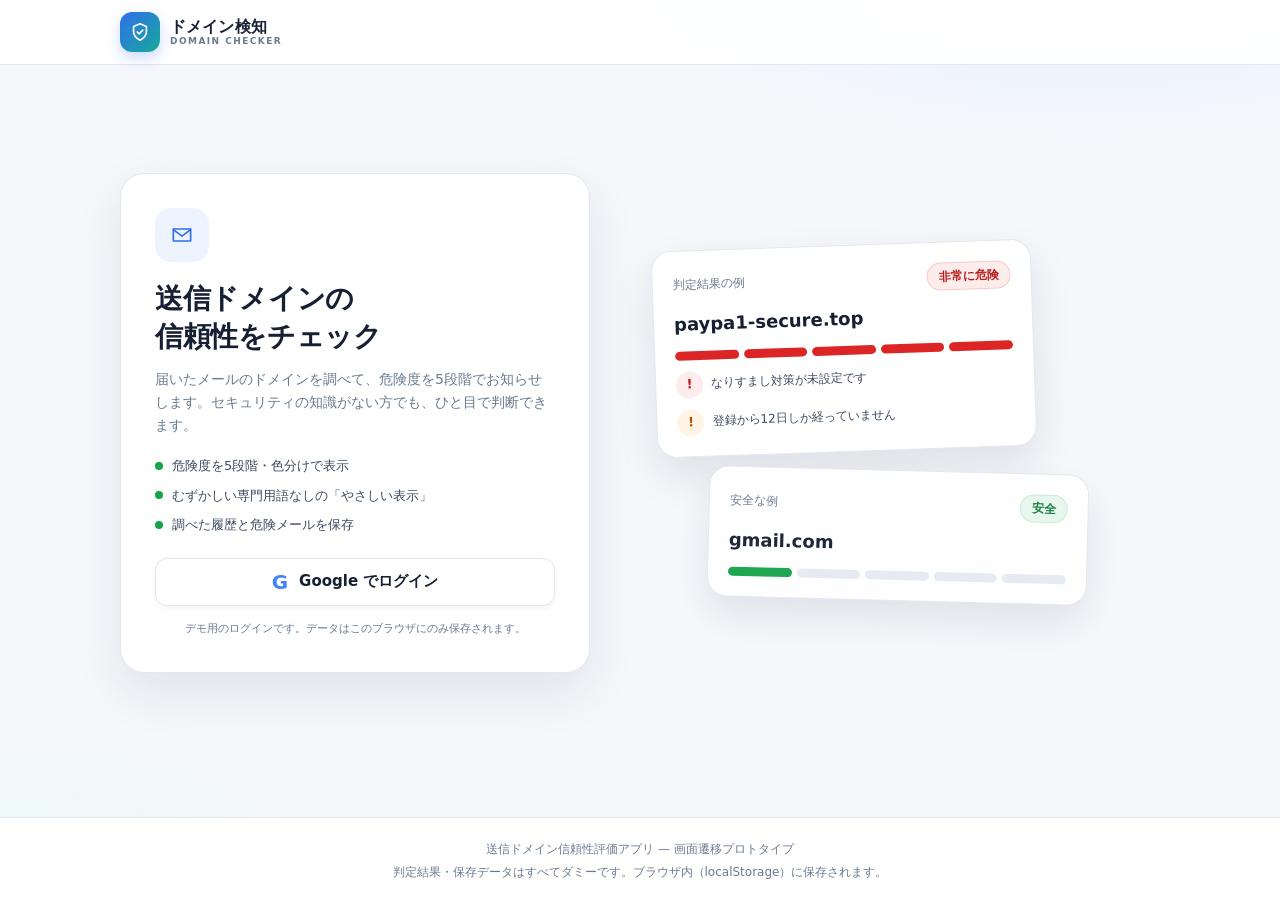
<file: docs/index.html>
<!doctype html>
<html lang="ja">
<head>
  <meta charset="utf-8">
  <meta name="viewport" content="width=device-width, initial-scale=1">
  <meta name="description" content="送信ドメインの信頼性を5段階で確認できるデモアプリ">
  <meta name="theme-color" content="#2f6fed">
  <title>ドメイン検知 | 送信ドメインの信頼性評価</title>
  <link rel="stylesheet" href="assets/style.css">
</head>
<body>
  <div id="app">
    <div style="padding:48px;text-align:center;color:#6b7a90;font-family:system-ui,sans-serif">
      読み込み中…
    </div>
  </div>
  <noscript>
    <div style="padding:32px;text-align:center;font-family:system-ui,sans-serif">
      このデモを表示するには JavaScript を有効にしてください。
    </div>
  </noscript>
  <script src="assets/analyzer.js"></script>
  <script src="assets/store.js"></script>
  <script src="assets/app.js"></script>
</body>
</html>
</file>
<file: docs/assets/style.css>
/* =========================================================
   ドメイン検知 — 画面遷移プロトタイプ
   ========================================================= */

:root {
  --bg: #f5f7fb;
  --surface: #ffffff;
  --text: #172033;
  --text-soft: #3c4a60;
  --muted: #6b7a90;
  --line: #e3e8f0;
  --primary: #2f6fed;
  --primary-dark: #1f57c7;
  --primary-soft: #eef4ff;
  --green: #16a34a;
  --amber: #d97706;
  --red: #dc2626;
  --radius: 18px;
  --radius-sm: 12px;
  --shadow: 0 10px 30px rgba(23, 32, 51, 0.06);
  --font: "Hiragino Sans", "Hiragino Kaku Gothic ProN", "Noto Sans JP",
    "Yu Gothic Medium", "Yu Gothic", Meiryo, system-ui, -apple-system,
    "Segoe UI", sans-serif;
}

* {
  box-sizing: border-box;
}

html {
  -webkit-text-size-adjust: 100%;
}

body {
  margin: 0;
  font-family: var(--font);
  color: var(--text);
  background: var(--bg);
  line-height: 1.65;
  min-height: 100vh;
  display: flex;
  flex-direction: column;
}

a {
  color: inherit;
  text-decoration: none;
}

button,
input,
textarea {
  font-family: inherit;
}

svg {
  display: block;
}

.sr-only {
  position: absolute;
  width: 1px;
  height: 1px;
  padding: 0;
  margin: -1px;
  overflow: hidden;
  clip: rect(0, 0, 0, 0);
  white-space: nowrap;
  border: 0;
}

.muted {
  color: var(--muted);
}

.small {
  font-size: 12px;
}

.mono {
  font-family: ui-monospace, SFMono-Regular, Menlo, Consolas, monospace;
  font-size: 13px;
}

.align-right {
  text-align: right;
}

/* ----------------------------- 共通レイアウト ----------------------------- */

.container {
  width: 100%;
  max-width: 1080px;
  margin: 0 auto;
  padding: 28px 20px 64px;
  flex: 1;
}

.site-header {
  position: sticky;
  top: 0;
  z-index: 20;
  background: rgba(255, 255, 255, 0.92);
  backdrop-filter: blur(10px);
  border-bottom: 1px solid var(--line);
}

.header-inner {
  max-width: 1080px;
  margin: 0 auto;
  padding: 12px 20px;
  display: flex;
  align-items: center;
  gap: 20px;
}

.brand {
  display: inline-flex;
  align-items: center;
  gap: 10px;
  flex: none;
}

.brand-mark {
  width: 40px;
  height: 40px;
  border-radius: 12px;
  display: grid;
  place-items: center;
  color: #fff;
  background: linear-gradient(135deg, #2f6fed, #18a999);
  box-shadow: 0 6px 14px rgba(47, 111, 237, 0.25);
}

.brand-mark svg {
  width: 22px;
  height: 22px;
}

.brand-text {
  font-weight: 800;
  font-size: 16px;
  letter-spacing: 0.01em;
  line-height: 1.2;
}

.brand-text small {
  display: block;
  font-size: 9px;
  font-weight: 600;
  letter-spacing: 0.16em;
  color: var(--muted);
  text-transform: uppercase;
}

.main-nav {
  display: flex;
  align-items: center;
  gap: 4px;
}

.main-nav a {
  display: inline-flex;
  align-items: center;
  gap: 6px;
  padding: 8px 12px;
  border-radius: 10px;
  font-size: 14px;
  font-weight: 600;
  color: var(--muted);
  transition: background 0.15s, color 0.15s;
  white-space: nowrap;
}

.main-nav a:hover {
  background: #f3f6fb;
  color: var(--text);
}

.main-nav a.is-active {
  background: var(--primary-soft);
  color: var(--primary);
}

.nav-count {
  min-width: 18px;
  height: 18px;
  padding: 0 5px;
  border-radius: 999px;
  background: var(--primary);
  color: #fff;
  font-size: 10px;
  font-weight: 700;
  display: inline-flex;
  align-items: center;
  justify-content: center;
}

.user-box {
  margin-left: auto;
  display: flex;
  align-items: center;
  gap: 9px;
  flex: none;
}

.avatar {
  width: 30px;
  height: 30px;
  border-radius: 50%;
  display: grid;
  place-items: center;
  background: #e6eefc;
  color: var(--primary);
  font-size: 13px;
  font-weight: 800;
}

.user-name {
  font-size: 13px;
  font-weight: 600;
  color: var(--text-soft);
}

.user-box form {
  margin: 0;
}

/* ----------------------------- フラッシュ ----------------------------- */

.flash-area {
  display: grid;
  gap: 8px;
  margin-bottom: 20px;
}

.flash {
  padding: 11px 15px;
  border-radius: var(--radius-sm);
  font-size: 14px;
  font-weight: 600;
  border: 1px solid transparent;
}

.flash-success {
  background: #e8f7ee;
  color: #127c3d;
  border-color: #c6ecd5;
}

.flash-error {
  background: #fdecec;
  color: #b91c1c;
  border-color: #f7caca;
}

.flash-info {
  background: var(--primary-soft);
  color: var(--primary-dark);
  border-color: #caddff;
}

/* ----------------------------- ボタン ----------------------------- */

.btn {
  display: inline-flex;
  align-items: center;
  justify-content: center;
  gap: 6px;
  padding: 11px 20px;
  border-radius: var(--radius-sm);
  border: 1px solid transparent;
  font-size: 14px;
  font-weight: 700;
  line-height: 1.4;
  cursor: pointer;
  transition: background 0.15s, border-color 0.15s, color 0.15s, box-shadow 0.15s,
    transform 0.1s;
  white-space: nowrap;
}

.btn:active {
  transform: translateY(1px);
}

.btn-primary {
  background: var(--primary);
  color: #fff;
  box-shadow: 0 6px 16px rgba(47, 111, 237, 0.24);
}

.btn-primary:hover {
  background: var(--primary-dark);
}

.btn-secondary {
  background: var(--surface);
  color: var(--text);
  border-color: var(--line);
}

.btn-secondary:hover {
  background: #f7f9fd;
  border-color: #cdd7e6;
}

.btn-ghost {
  background: transparent;
  color: var(--muted);
}

.btn-ghost:hover {
  background: #eef1f7;
  color: var(--text);
}

.btn-danger {
  background: var(--red);
  color: #fff;
}

.btn-danger:hover {
  background: #b91c1c;
}

.btn-danger-ghost {
  background: #fdf0f0;
  color: var(--red);
  border-color: #f6d5d5;
}

.btn-danger-ghost:hover {
  background: #fbe3e3;
}

.btn-sm {
  padding: 7px 12px;
  font-size: 13px;
  border-radius: 9px;
}

.btn-block {
  width: 100%;
}

.text-link {
  color: var(--primary);
  font-size: 13px;
  font-weight: 700;
}

.text-link:hover {
  text-decoration: underline;
}

/* ----------------------------- カード ----------------------------- */

.card {
  background: var(--surface);
  border: 1px solid var(--line);
  border-radius: var(--radius);
  box-shadow: var(--shadow);
  padding: 22px;
}

.card-head {
  display: flex;
  align-items: center;
  justify-content: space-between;
  gap: 12px;
  margin-bottom: 14px;
}

.card-title {
  font-size: 16px;
  font-weight: 800;
  margin: 0;
  letter-spacing: 0.01em;
}

.eyebrow {
  display: block;
  margin: 0 0 6px;
  font-size: 11px;
  font-weight: 800;
  letter-spacing: 0.14em;
  color: var(--primary);
  text-transform: uppercase;
}

.empty {
  color: var(--muted);
  font-size: 14px;
  margin: 0;
}

/* ----------------------------- 危険度カラー ----------------------------- */

.lv-1 {
  --lv-solid: #16a34a;
  --lv-bg: #e8f7ee;
  --lv-fg: #127c3d;
  --lv-border: #c6ecd5;
}

.lv-2 {
  --lv-solid: #0d9488;
  --lv-bg: #e6f7f4;
  --lv-fg: #0f766e;
  --lv-border: #bfeae4;
}

.lv-3 {
  --lv-solid: #d97706;
  --lv-bg: #fff4e5;
  --lv-fg: #b45309;
  --lv-border: #fbe0b8;
}

.lv-4 {
  --lv-solid: #ea580c;
  --lv-bg: #ffefe6;
  --lv-fg: #c2410c;
  --lv-border: #fbd5c2;
}

.lv-5 {
  --lv-solid: #dc2626;
  --lv-bg: #fdecec;
  --lv-fg: #b91c1c;
  --lv-border: #f7caca;
}

.level-pill {
  display: inline-flex;
  align-items: center;
  justify-content: center;
  padding: 4px 11px;
  border-radius: 999px;
  background: var(--lv-bg, #eef1f7);
  color: var(--lv-fg, var(--text-soft));
  border: 1px solid var(--lv-border, var(--line));
  font-size: 12px;
  font-weight: 800;
  line-height: 1.5;
  white-space: nowrap;
}

.level-pill-lg {
  font-size: 14px;
  padding: 6px 14px;
}

.level-dot {
  width: 10px;
  height: 10px;
  border-radius: 50%;
  background: var(--lv-solid, var(--muted));
  flex: none;
}

/* ----------------------------- ゲージ ----------------------------- */

.gauge {
  display: grid;
  grid-template-columns: repeat(5, 1fr);
  gap: 5px;
  height: 9px;
}

.gauge-lg {
  height: 12px;
  gap: 6px;
}

.gauge-seg {
  height: 100%;
  border-radius: 999px;
  background: #e6ebf3;
}

.gauge-seg.is-on {
  background: var(--lv-solid, var(--primary));
}

.gauge-labels {
  display: flex;
  justify-content: space-between;
  margin-top: 5px;
  font-size: 10px;
  font-weight: 600;
  color: var(--muted);
}

/* ----------------------------- ログイン ----------------------------- */

.login-page {
  background:
    radial-gradient(900px 400px at 85% -10%, #e3eeff 0%, transparent 60%),
    radial-gradient(700px 360px at 0% 100%, #e6fbf5 0%, transparent 55%),
    var(--bg);
}

.login-wrap {
  display: grid;
  grid-template-columns: minmax(0, 470px) minmax(0, 1fr);
  gap: 56px;
  align-items: center;
  min-height: calc(100vh - 240px);
  padding: 28px 0;
}

.login-card {
  background: var(--surface);
  border: 1px solid var(--line);
  border-radius: 24px;
  padding: 34px;
  box-shadow: 0 20px 50px rgba(23, 32, 51, 0.09);
}

.login-badge {
  width: 54px;
  height: 54px;
  border-radius: 16px;
  display: grid;
  place-items: center;
  background: var(--primary-soft);
  color: var(--primary);
  margin-bottom: 18px;
}

.login-badge svg {
  width: 26px;
  height: 26px;
}

.login-card h1 {
  font-size: 28px;
  line-height: 1.35;
  margin: 0 0 12px;
  letter-spacing: -0.01em;
}

.login-lead {
  color: var(--muted);
  font-size: 14px;
  margin: 0 0 18px;
}

.login-points {
  list-style: none;
  padding: 0;
  margin: 0 0 22px;
  display: grid;
  gap: 8px;
  font-size: 13px;
  color: var(--text-soft);
}

.login-points li {
  display: flex;
  align-items: center;
  gap: 9px;
}

.dot {
  width: 8px;
  height: 8px;
  border-radius: 50%;
  flex: none;
}

.dot-green {
  background: var(--green);
}

.google-btn {
  width: 100%;
  display: flex;
  align-items: center;
  justify-content: center;
  gap: 11px;
  padding: 13px;
  border: 1px solid var(--line);
  border-radius: var(--radius-sm);
  background: #fff;
  font-size: 15px;
  font-weight: 700;
  color: var(--text);
  cursor: pointer;
  box-shadow: 0 2px 6px rgba(23, 32, 51, 0.05);
  transition: background 0.15s, box-shadow 0.15s;
}

.google-btn:hover {
  background: #f8fafd;
  box-shadow: 0 6px 16px rgba(23, 32, 51, 0.08);
}

.google-g {
  font-weight: 800;
  font-size: 20px;
  line-height: 1;
  color: #4285f4;
}

.demo-note {
  margin: 14px 0 0;
  font-size: 11px;
  color: var(--muted);
  text-align: center;
}

.login-preview {
  display: flex;
  flex-direction: column;
  align-items: flex-start;
  gap: 18px;
  padding-left: 8px;
}

.preview-card {
  width: min(100%, 380px);
  background: var(--surface);
  border: 1px solid var(--line);
  border-radius: 20px;
  padding: 20px;
  box-shadow: 0 18px 40px rgba(23, 32, 51, 0.1);
  transform: rotate(-2deg);
}

.preview-card-sub {
  margin-left: 54px;
  transform: rotate(1.5deg);
  opacity: 0.96;
}

.preview-head {
  display: flex;
  align-items: center;
  justify-content: space-between;
  gap: 10px;
  font-size: 12px;
}

.preview-domain {
  margin: 10px 0 12px;
  font-size: 18px;
  font-weight: 800;
  word-break: break-all;
}

.preview-reason {
  display: flex;
  align-items: center;
  gap: 8px;
  margin-top: 10px;
  font-size: 12px;
  color: var(--text-soft);
}

/* ----------------------------- ヒーロー / ダッシュボード ----------------------------- */

.hero {
  display: flex;
  align-items: center;
  justify-content: space-between;
  gap: 24px;
  padding: 20px 0 28px;
}

.hero h1 {
  font-size: clamp(28px, 4vw, 40px);
  line-height: 1.35;
  letter-spacing: -0.02em;
  margin: 0 0 12px;
}

.hero p {
  margin: 0;
  color: var(--muted);
  font-size: 14px;
  max-width: 580px;
}

.hero-mark {
  width: 124px;
  height: 124px;
  border-radius: 32px;
  flex: none;
  display: grid;
  place-items: center;
  color: var(--primary);
  background: linear-gradient(135deg, #e9f0ff, #e6fbf5);
  border: 1px solid #e0e8f6;
}

.hero-mark svg {
  width: 62px;
  height: 62px;
}

.dashboard {
  display: grid;
  grid-template-columns: minmax(0, 1fr) 340px;
  gap: 20px;
  align-items: start;
}

.dashboard-main,
.dashboard-side {
  display: flex;
  flex-direction: column;
  gap: 20px;
  min-width: 0;
}

/* ----------------------------- 検索 ----------------------------- */

.search-form {
  display: flex;
  gap: 10px;
  align-items: stretch;
}

.input-wrap {
  position: relative;
  flex: 1;
  min-width: 0;
}

.input-icon {
  position: absolute;
  left: 14px;
  top: 50%;
  transform: translateY(-50%);
  color: #8b99ad;
  pointer-events: none;
}

.input-icon svg {
  width: 18px;
  height: 18px;
}

.input-wrap input {
  width: 100%;
  padding: 13px 15px 13px 43px;
  border: 1px solid var(--line);
  border-radius: var(--radius-sm);
  font-size: 15px;
  color: var(--text);
  background: #fbfcfe;
  transition: border-color 0.15s, box-shadow 0.15s, background 0.15s;
}

.input-wrap input:focus {
  outline: none;
  background: #fff;
  border-color: var(--primary);
  box-shadow: 0 0 0 4px rgba(47, 111, 237, 0.12);
}

.input-wrap input::placeholder {
  color: #a7b2c2;
}

.samples {
  display: flex;
  align-items: center;
  flex-wrap: wrap;
  gap: 8px;
  margin-top: 14px;
  font-size: 12px;
}

.chip {
  padding: 4px 10px;
  border-radius: 999px;
  border: 1px solid var(--line);
  background: #f7f9fd;
  color: var(--text-soft);
  font-size: 12px;
  font-weight: 600;
  cursor: pointer;
  transition: background 0.15s, border-color 0.15s, color 0.15s;
}

.chip:hover {
  background: var(--primary-soft);
  border-color: #caddff;
  color: var(--primary);
}

/* ----------------------------- リスト ----------------------------- */

.list {
  list-style: none;
  margin: 0;
  padding: 0;
}

.list-row {
  display: flex;
  align-items: center;
  gap: 12px;
  padding: 11px 4px;
  border-bottom: 1px solid #eef1f6;
  border-radius: 8px;
  transition: background 0.15s;
}

.list li:last-child .list-row {
  border-bottom: 0;
}

.list-row:hover {
  background: #f8fafd;
}

.list-main {
  display: flex;
  flex-direction: column;
  min-width: 0;
  flex: 1;
}

.list-title {
  font-weight: 700;
  font-size: 14px;
  word-break: break-all;
}

.list-sub {
  color: var(--muted);
  font-size: 11px;
}

.chevron {
  color: #b6c0cf;
  font-size: 18px;
  flex: none;
}

/* ----------------------------- メールミニ ----------------------------- */

.mail-mini-list {
  list-style: none;
  margin: 0;
  padding: 0;
  display: grid;
  gap: 10px;
}

.mail-mini {
  display: block;
  padding: 11px 12px;
  border-radius: var(--radius-sm);
  background: #f8fafd;
  border: 1px solid #edf1f7;
  transition: border-color 0.15s, background 0.15s;
}

.mail-mini:hover {
  background: #fff;
  border-color: #cdd7e6;
}

.mail-mini-top {
  display: flex;
  align-items: center;
  gap: 7px;
  min-width: 0;
}

.mail-mini-subject {
  flex: 1;
  min-width: 0;
  font-size: 13px;
  font-weight: 700;
  overflow: hidden;
  text-overflow: ellipsis;
  white-space: nowrap;
}

.mail-mini-meta {
  margin-top: 3px;
  font-size: 11px;
  color: var(--muted);
  overflow: hidden;
  text-overflow: ellipsis;
  white-space: nowrap;
}

/* ----------------------------- 凡例 ----------------------------- */

.legend {
  list-style: none;
  margin: 0;
  padding: 0;
  display: grid;
  gap: 9px;
}

.legend li {
  display: flex;
  align-items: center;
  gap: 10px;
}

.legend .level-pill {
  width: 76px;
  flex: none;
}

.legend-desc {
  font-size: 11px;
  color: var(--muted);
  line-height: 1.45;
}

/* ----------------------------- 判定結果 ----------------------------- */

.breadcrumb {
  display: flex;
  align-items: center;
  gap: 7px;
  font-size: 12px;
  color: var(--muted);
  margin-bottom: 16px;
}

.breadcrumb a:hover {
  color: var(--primary);
}

.result-hero {
  background: linear-gradient(135deg, var(--lv-bg, #eef4ff) 0%, #fff 78%);
  border: 1px solid var(--lv-border, var(--line));
  border-left: 6px solid var(--lv-solid, var(--primary));
  border-radius: 22px;
  padding: 26px 28px;
  box-shadow: var(--shadow);
  margin-bottom: 20px;
}

.result-hero-top {
  display: flex;
  align-items: flex-start;
  justify-content: space-between;
  gap: 20px;
}

.result-domain {
  font-size: clamp(26px, 4vw, 38px);
  line-height: 1.25;
  margin: 2px 0 6px;
  word-break: break-all;
  letter-spacing: -0.01em;
}

.result-meta {
  color: var(--muted);
  font-size: 12px;
  margin: 0;
}

.result-verdict {
  display: flex;
  flex-direction: column;
  align-items: flex-end;
  gap: 6px;
  flex: none;
}

.verdict-score {
  font-size: 44px;
  font-weight: 800;
  line-height: 1;
  color: var(--lv-solid, var(--primary));
}

.verdict-score small {
  font-size: 15px;
  color: var(--muted);
  font-weight: 600;
  margin-left: 2px;
}

.gauge-wrap {
  margin-top: 22px;
  max-width: 560px;
}

.result-one-liner {
  font-size: clamp(19px, 2.6vw, 24px);
  font-weight: 800;
  margin: 22px 0 6px;
  letter-spacing: 0.01em;
}

.result-advice {
  color: var(--text-soft);
  font-size: 14px;
  margin: 0;
  max-width: 760px;
}

.result-actions {
  display: flex;
  flex-wrap: wrap;
  gap: 10px;
  margin-top: 22px;
}

.result-body {
  display: grid;
  grid-template-columns: minmax(0, 1fr);
  gap: 20px;
}

.section-lead {
  color: var(--muted);
  font-size: 13px;
  margin: -4px 0 18px;
}

.reason-list {
  list-style: none;
  margin: 0;
  padding: 0;
  display: grid;
  gap: 10px;
}

.reason-card {
  display: flex;
  gap: 13px;
  padding: 15px 16px;
  border: 1px solid var(--line);
  border-radius: 14px;
  background: #fbfcfe;
}

.reason-card h3 {
  font-size: 14px;
  font-weight: 800;
  margin: 0 0 3px;
  line-height: 1.5;
}

.reason-card p {
  font-size: 13px;
  color: var(--muted);
  margin: 0;
}

.reason-icon {
  width: 27px;
  height: 27px;
  border-radius: 50%;
  display: grid;
  place-items: center;
  font-size: 13px;
  font-weight: 800;
  flex: none;
  margin-top: 1px;
}

.reason-icon.good {
  background: #e8f7ee;
  color: #127c3d;
}

.reason-icon.info {
  background: var(--primary-soft);
  color: var(--primary);
}

.reason-icon.warn {
  background: #fff4e5;
  color: #b45309;
}

.reason-icon.bad {
  background: #fdecec;
  color: #b91c1c;
}

.inline-note {
  display: flex;
  align-items: flex-start;
  gap: 10px;
  margin-top: 18px;
  padding: 12px 14px;
  background: #f4f8ff;
  border: 1px dashed #caddff;
  border-radius: var(--radius-sm);
  font-size: 12px;
  color: var(--text-soft);
}

.inline-note p {
  margin: 0;
}

.inline-note a {
  color: var(--primary);
  font-weight: 700;
  text-decoration: underline;
}

.inline-note-icon {
  width: 19px;
  height: 19px;
  border-radius: 50%;
  background: var(--primary);
  color: #fff;
  font-size: 11px;
  font-weight: 800;
  display: grid;
  place-items: center;
  flex: none;
  margin-top: 1px;
}

/* ----------------------------- フォーム ----------------------------- */

.badge-demo {
  padding: 2px 8px;
  border-radius: 999px;
  background: #fff4e5;
  color: #b45309;
  font-size: 10px;
  font-weight: 800;
  border: 1px solid #fbe0b8;
}

.form-grid {
  display: grid;
  grid-template-columns: 1fr 1fr;
  gap: 14px;
}

.field {
  display: flex;
  flex-direction: column;
  min-width: 0;
}

.field-full {
  grid-column: 1 / -1;
}

.field label {
  font-size: 12px;
  font-weight: 700;
  margin-bottom: 5px;
  color: var(--text-soft);
}

.field input,
.field textarea {
  width: 100%;
  padding: 10px 12px;
  border: 1px solid var(--line);
  border-radius: 10px;
  font-size: 14px;
  color: var(--text);
  background: #fbfcfe;
  transition: border-color 0.15s, box-shadow 0.15s, background 0.15s;
}

.field textarea {
  resize: vertical;
  min-height: 58px;
}

.field input:focus,
.field textarea:focus {
  outline: none;
  background: #fff;
  border-color: var(--primary);
  box-shadow: 0 0 0 4px rgba(47, 111, 237, 0.12);
}

.form-actions {
  display: flex;
  align-items: center;
  gap: 12px;
  flex-wrap: wrap;
  margin-top: 2px;
}

/* ----------------------------- 詳細画面 ----------------------------- */

.detail-head {
  display: flex;
  align-items: flex-end;
  justify-content: space-between;
  gap: 18px;
  margin-bottom: 18px;
}

.detail-head h1 {
  font-size: clamp(24px, 3.4vw, 32px);
  margin: 0 0 4px;
  line-height: 1.3;
  word-break: break-all;
}

.view-tabs {
  display: inline-flex;
  gap: 3px;
  padding: 4px;
  border-radius: var(--radius-sm);
  background: #eaeef6;
  margin-bottom: 20px;
}

.view-tab {
  padding: 7px 18px;
  border-radius: 9px;
  font-size: 13px;
  font-weight: 700;
  color: var(--muted);
  transition: background 0.15s, color 0.15s;
}

.view-tab:hover {
  color: var(--text);
}

.view-tab.is-active {
  background: #fff;
  color: var(--primary);
  box-shadow: 0 2px 6px rgba(23, 32, 51, 0.1);
}

.card + .card {
  margin-top: 20px;
}

/* グリッド／フレックス内では gap が余白を担当する */
.dashboard-main > .card + .card,
.dashboard-side > .card + .card,
.result-body > .card + .card,
.mail-detail-side > .card + .card {
  margin-top: 0;
}

.table-wrap {
  overflow-x: auto;
  margin: 0 -4px;
}

.table {
  width: 100%;
  border-collapse: collapse;
  font-size: 13px;
  min-width: 520px;
}

.table thead th {
  text-align: left;
  padding: 9px 12px;
  background: #f7f9fd;
  color: var(--muted);
  font-size: 11px;
  font-weight: 700;
  letter-spacing: 0.04em;
  border-bottom: 1px solid var(--line);
  white-space: nowrap;
}

.table thead th:first-child {
  border-radius: 9px 0 0 9px;
}

.table thead th:last-child {
  border-radius: 0 9px 9px 0;
}

.table tbody th,
.table tbody td {
  padding: 11px 12px;
  border-bottom: 1px solid #eef1f6;
  text-align: left;
  vertical-align: middle;
}

.table tbody tr:last-child th,
.table tbody tr:last-child td {
  border-bottom: 0;
}

.table tbody th {
  font-weight: 700;
  white-space: nowrap;
}

.status-chip {
  display: inline-flex;
  padding: 3px 9px;
  border-radius: 999px;
  font-size: 11px;
  font-weight: 800;
  white-space: nowrap;
}

.status-good {
  background: #e8f7ee;
  color: #127c3d;
}

.status-warn {
  background: #fff4e5;
  color: #b45309;
}

.status-bad {
  background: #fdecec;
  color: #b91c1c;
}

.status-info {
  background: #eef1f7;
  color: #556275;
}

.raw-card {
  cursor: default;
}

.raw-card summary {
  font-size: 13px;
  font-weight: 700;
  color: var(--text-soft);
  cursor: pointer;
}

.raw-json {
  margin: 14px 0 0;
  padding: 16px;
  border-radius: var(--radius-sm);
  background: #0f172a;
  color: #e2e8f0;
  font-size: 12px;
  line-height: 1.7;
  overflow-x: auto;
}

.page-actions {
  display: flex;
  flex-wrap: wrap;
  gap: 10px;
  margin-top: 22px;
}

/* ----------------------------- ページ見出し ----------------------------- */

.page-head {
  display: flex;
  align-items: flex-end;
  justify-content: space-between;
  gap: 18px;
  margin-bottom: 22px;
}

.page-head h1 {
  font-size: clamp(24px, 3.4vw, 32px);
  margin: 0 0 5px;
  line-height: 1.3;
}

.page-head p {
  margin: 0;
  font-size: 13px;
}

/* ----------------------------- 保存メール ----------------------------- */

.mail-list {
  list-style: none;
  margin: 0;
  padding: 0;
}

.mail-item {
  display: flex;
  align-items: flex-start;
  justify-content: space-between;
  gap: 18px;
  padding: 17px 2px;
  border-bottom: 1px solid #eef1f6;
}

.mail-item:last-child {
  border-bottom: 0;
  padding-bottom: 2px;
}

.mail-item-main {
  min-width: 0;
}

.mail-item-top {
  display: flex;
  align-items: center;
  flex-wrap: wrap;
  gap: 9px;
}

.mail-subject {
  font-size: 15px;
  font-weight: 800;
  word-break: break-word;
}

.mail-subject:hover {
  color: var(--primary);
  text-decoration: underline;
}

.mail-from {
  margin: 4px 0 1px;
  font-size: 12px;
  color: var(--text-soft);
  word-break: break-all;
}

.mail-dates {
  margin: 0;
  font-size: 11px;
  color: var(--muted);
}

.mail-item-actions {
  display: flex;
  align-items: center;
  gap: 7px;
  flex: none;
}

.mail-item-actions form {
  margin: 0;
}

/* ----------------------------- 空状態 ----------------------------- */

.empty-state {
  text-align: center;
  padding: 46px 24px;
}

.empty-state h1,
.empty-state h2 {
  font-size: 20px;
  margin: 0 0 8px;
}

.empty-state p {
  color: var(--muted);
  font-size: 13px;
  margin: 0 auto 20px;
  max-width: 460px;
}

.empty-icon {
  width: 58px;
  height: 58px;
  margin: 0 auto 16px;
  border-radius: 18px;
  display: grid;
  place-items: center;
  background: var(--primary-soft);
  color: var(--primary);
}

.empty-icon svg {
  width: 28px;
  height: 28px;
}

.error-code {
  font-size: 54px;
  font-weight: 800;
  color: var(--primary);
  margin: 0 0 4px;
  line-height: 1;
}

/* ----------------------------- メール詳細 ----------------------------- */

.mail-detail-grid {
  display: grid;
  grid-template-columns: minmax(0, 1fr) 320px;
  gap: 20px;
  align-items: start;
}

.mail-detail-subject {
  word-break: break-word;
}

.meta-list {
  margin: 0;
}

.meta-list > div {
  display: grid;
  grid-template-columns: 104px minmax(0, 1fr);
  gap: 12px;
  padding: 9px 0;
  border-bottom: 1px solid #eef1f6;
}

.meta-list dt {
  color: var(--muted);
  font-size: 12px;
  font-weight: 600;
}

.meta-list dd {
  margin: 0;
  font-size: 13px;
  word-break: break-word;
}

.sub-heading {
  font-size: 13px;
  font-weight: 800;
  margin: 22px 0 8px;
  color: var(--text-soft);
}

.mail-body {
  background: #f7f9fd;
  border: 1px solid #edf1f7;
  border-radius: var(--radius-sm);
  padding: 15px 16px;
  font-size: 13px;
  color: var(--text-soft);
  white-space: pre-wrap;
}

.mail-memo {
  background: #fffaf0;
  border: 1px solid #f6e6c8;
  border-radius: var(--radius-sm);
  padding: 12px 14px;
  font-size: 13px;
  color: #8a5a12;
}

.mail-detail-side {
  display: flex;
  flex-direction: column;
  gap: 20px;
  min-width: 0;
}

.result-mini {
  border-left: 4px solid var(--lv-solid, var(--primary));
  background: linear-gradient(135deg, var(--lv-bg, #eef4ff) 0%, #fff 90%);
}

.result-mini .eyebrow {
  margin-bottom: 8px;
}

.result-mini-top {
  display: flex;
  align-items: center;
  justify-content: space-between;
  gap: 10px;
  margin-bottom: 12px;
}

.result-mini-top strong {
  font-size: 14px;
  word-break: break-all;
}

.result-mini-text {
  font-size: 12px;
  color: var(--text-soft);
  margin: 10px 0 0;
}

.stacked-actions {
  display: grid;
  gap: 8px;
  margin-top: 14px;
}

.stacked-actions form {
  margin: 0;
}

/* ----------------------------- 履歴 ----------------------------- */

.history-table td {
  white-space: nowrap;
}

.history-table td.mono {
  white-space: normal;
  word-break: break-all;
}

/* ----------------------------- フッター ----------------------------- */

.site-footer {
  border-top: 1px solid var(--line);
  background: #fff;
  text-align: center;
  padding: 22px 20px 28px;
  color: var(--muted);
  font-size: 12px;
}

.site-footer p {
  margin: 0 0 3px;
}

/* ----------------------------- レスポンシブ ----------------------------- */

@media (max-width: 940px) {
  .header-inner {
    flex-wrap: wrap;
    gap: 10px 16px;
  }

  .main-nav {
    order: 3;
    width: 100%;
    overflow-x: auto;
    padding-bottom: 2px;
    margin-left: -4px;
  }

  .user-box {
    margin-left: auto;
  }

  .dashboard,
  .mail-detail-grid {
    grid-template-columns: minmax(0, 1fr);
  }

  .dashboard-side {
    display: grid;
    grid-template-columns: 1fr 1fr;
    align-items: start;
  }

  .login-wrap {
    grid-template-columns: minmax(0, 1fr);
    max-width: 480px;
    margin: 0 auto;
    min-height: auto;
    gap: 30px;
  }

  .login-preview {
    display: none;
  }

  .result-body {
    grid-template-columns: minmax(0, 1fr);
  }
}

@media (max-width: 640px) {
  .container {
    padding: 20px 14px 52px;
  }

  .header-inner {
    padding: 10px 14px;
  }

  .user-name {
    display: none;
  }

  .hero {
    padding: 12px 0 22px;
  }

  .hero-mark {
    display: none;
  }

  .hero h1 {
    font-size: 27px;
  }

  .search-form {
    flex-direction: column;
  }

  .search-form .btn {
    width: 100%;
  }

  .dashboard-side {
    grid-template-columns: minmax(0, 1fr);
  }

  .result-hero {
    padding: 20px;
  }

  .result-hero-top {
    flex-direction: column;
    gap: 14px;
  }

  .result-verdict {
    flex-direction: row;
    align-items: center;
    gap: 12px;
  }

  .verdict-score {
    font-size: 36px;
  }

  .form-grid {
    grid-template-columns: minmax(0, 1fr);
  }

  .field-full {
    grid-column: auto;
  }

  .page-head,
  .detail-head {
    flex-direction: column;
    align-items: flex-start;
    gap: 12px;
  }

  .detail-head .level-pill {
    align-self: flex-start;
  }

  .mail-item {
    flex-direction: column;
    gap: 10px;
  }

  .mail-item-actions {
    align-self: flex-start;
  }

  .meta-list > div {
    grid-template-columns: 88px minmax(0, 1fr);
  }

  .login-card {
    padding: 24px;
  }

  .login-card h1 {
    font-size: 24px;
  }

  .result-actions .btn {
    flex: 1 1 auto;
  }
}

/* ==== GitHub Pages static demo ==== */
#app {
  display: flex;
  flex-direction: column;
  min-height: 100vh;
}
</file>
